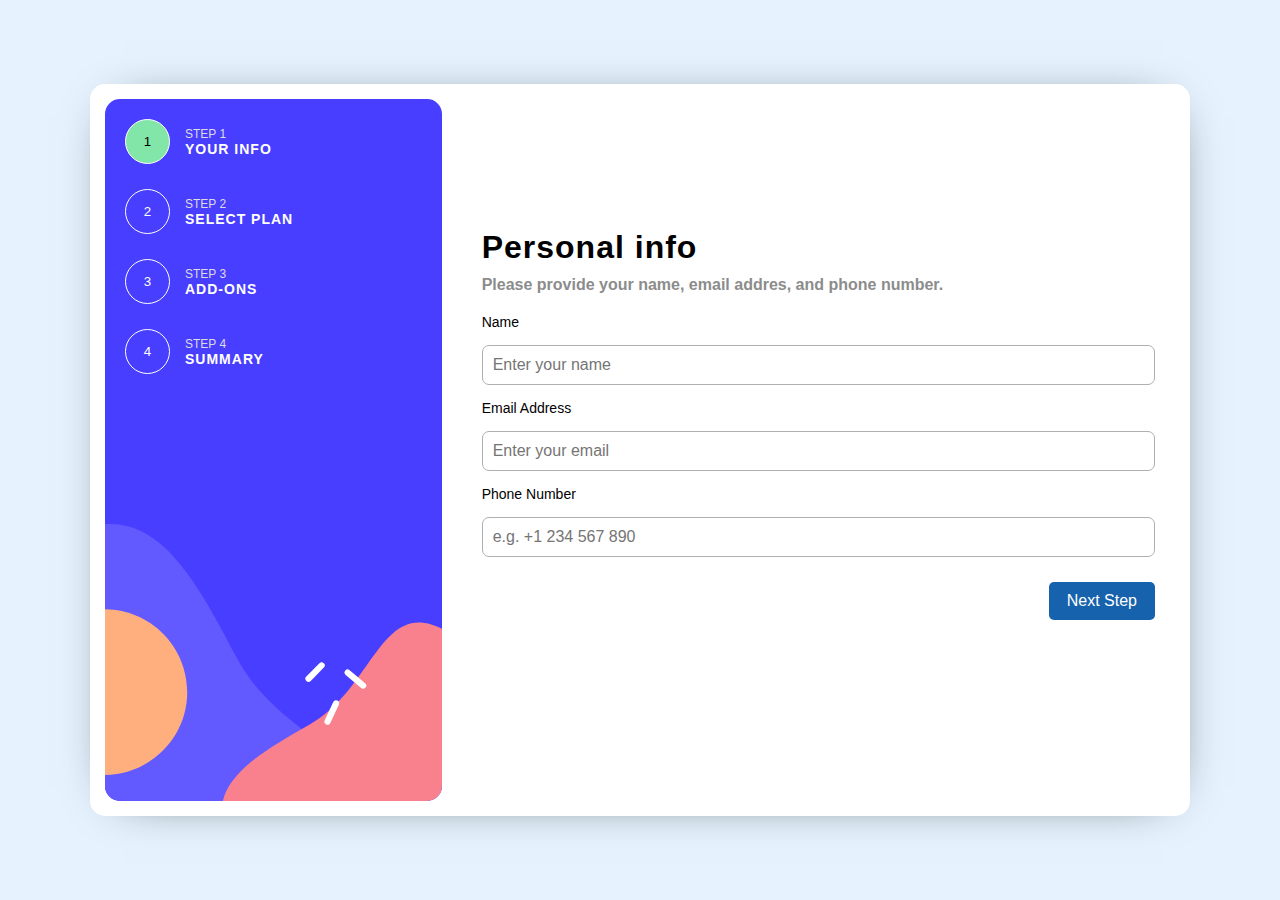
<file: index.html>
<!DOCTYPE html>
<html lang="en">
<head>
    <meta charset="UTF-8">
    <link rel="stylesheet" href="one.css">
    <meta name="viewport" content="width=device-width, initial-scale=1.0">
    <title>Document</title>
</head>
<body>
    <div class="contener">
        <div class="content">
            <div class="content-left">
                <img src="bg-sidebar-desktop.svg" alt="">
                <div class="details">

                    <!-- ONE -->
                        <div class="one">
                        <div class="button">
                        <button id="one">1</button>
                    </div>
                    <div class="text">
                        <p>STEP 1</p>
                        <h3>YOUR INFO</h3>
                    </div>
                </div>
                    <!-- TWO -->
                        <div class="two">
                        <div class="button">
                        <button id="two">2</button>
                    </div>
                    <div class="text">
                        <p>STEP 2</p>
                        <h3>SELECT PLAN</h3>
                    </div>
                </div>
                <!-- THREE -->
                        <div class="three">
                        <div class="button">
                        <button id="three">3</button>
                    </div>
                    <div class="text">
                        <p>STEP 3</p>
                        <h3>ADD-ONS</h3>
                    </div>
                </div>
                <!-- FOR -->
                        <div class="four">
                        <div class="button">
                        <button id="four">4</button>
                    </div>
                    <div class="text">
                        <p>STEP 4</p>
                        <h3>SUMMARY</h3>
                    </div>
                </div>
                </div>
            </div>

            <div class="content-right">
                <h1>Personal info</h1>
                <p>Please provide your name, email addres, and phone number.</p>
                <form>
                    <label for="name">Name</label>
                    <input placeholder="Enter your name" required type="text" name="name" id="name">
                    <label for="email">Email Address</label>
                    <input placeholder="Enter your email" required type="email" name="email" id="email">
                    <label for="number">Phone Number</label>
                    <input placeholder="e.g. +1 234 567 890" required type="tel" name="number" id="number">
                    <button onclick="check()" id="sub" type="button">Next Step</button>
                    <p id="error">This Field is required</p>
                </form>
                
            </div>
        </div>
    </div>

   <script src="one.js"></script> 
</body>
</html>
</file>
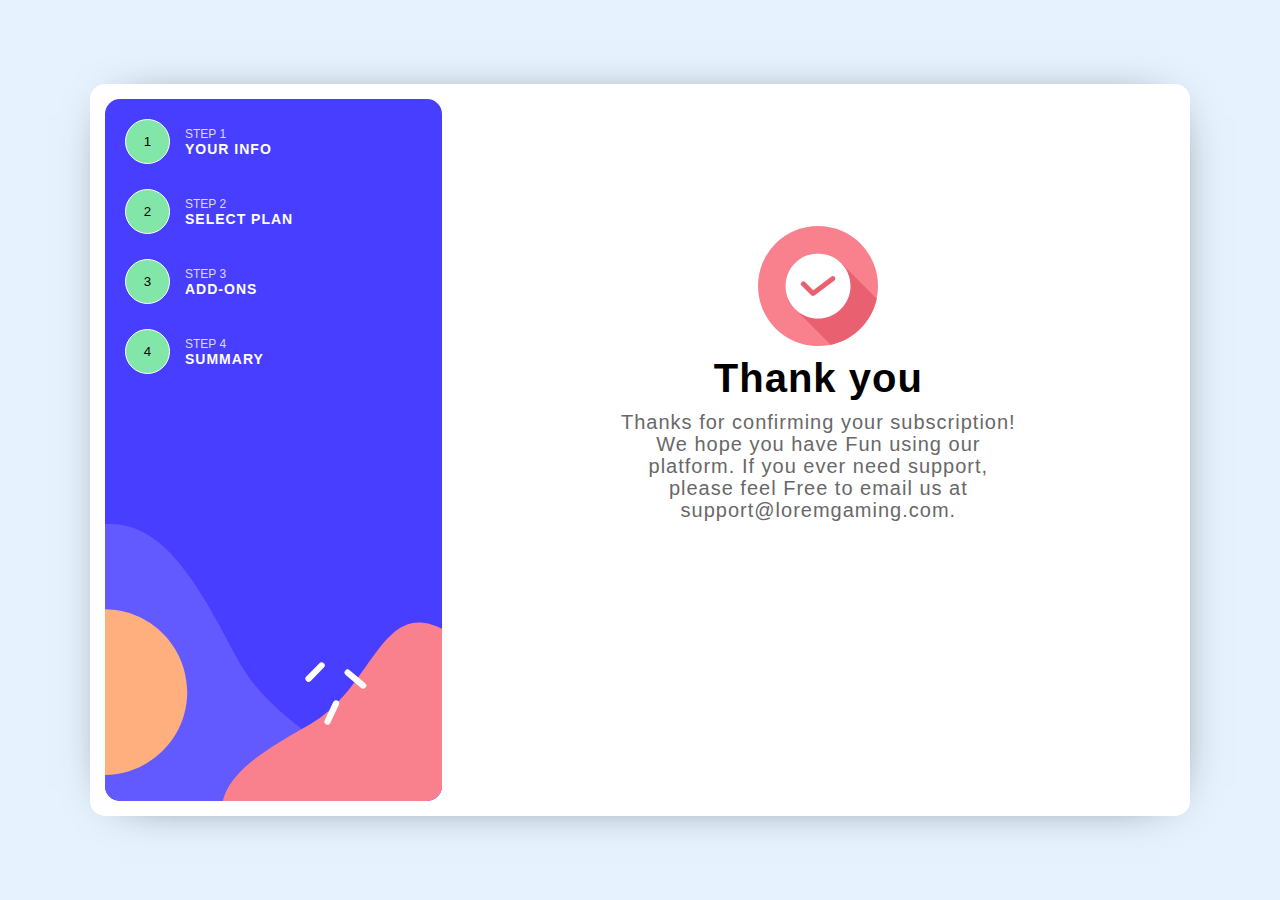
<file: finish.html>
<!doctype html>
<html lang="en">
  <head>
    <meta charset="UTF-8" />
    <link rel="stylesheet" href="finish.css" />
    <meta name="viewport" content="width=device-width, initial-scale=1.0" />
    <title>Document</title>
  </head>
  <body>
    <div class="contener">
      <div class="content">
        <div class="content-left">
          <img src="bg-sidebar-desktop.svg" alt="" />
          <div class="details">
            <!-- ONE -->
            <div class="one">
              <div class="button">
                <button id="one">1</button>
              </div>
              <div class="text">
                <p>STEP 1</p>
                <h3>YOUR INFO</h3>
              </div>
            </div>
            <!-- TWO -->
            <div class="two">
              <div class="button">
                <button id="two">2</button>
              </div>
              <div class="text">
                <p>STEP 2</p>
                <h3>SELECT PLAN</h3>
              </div>
            </div>
            <!-- THREE -->
            <div class="three">
              <div class="button">
                <button id="three">3</button>
              </div>
              <div class="text">
                <p>STEP 3</p>
                <h3>ADD-ONS</h3>
              </div>
            </div>
            <!-- FOR -->
            <div class="four">
              <div class="button">
                <button id="four">4</button>
              </div>
              <div class="text">
                <p>STEP 4</p>
                <h3>SUMMARY</h3>
              </div>
            </div>
          </div>
        </div>
        <div class="content-right">
          <img class="img" src="icon-thank-you.svg" alt="" />
          <h1 id="h1">Thank you</h1>
          <p>
            Thanks for confirming your subscription! We hope you have Fun using
            our platform. If you ever need support, please feel Free to email us
            at support@loremgaming.com.
          </p>
        </div>
      </div>
    </div>
    <script src="finish.js"></script>
  </body>
</html>
</file>
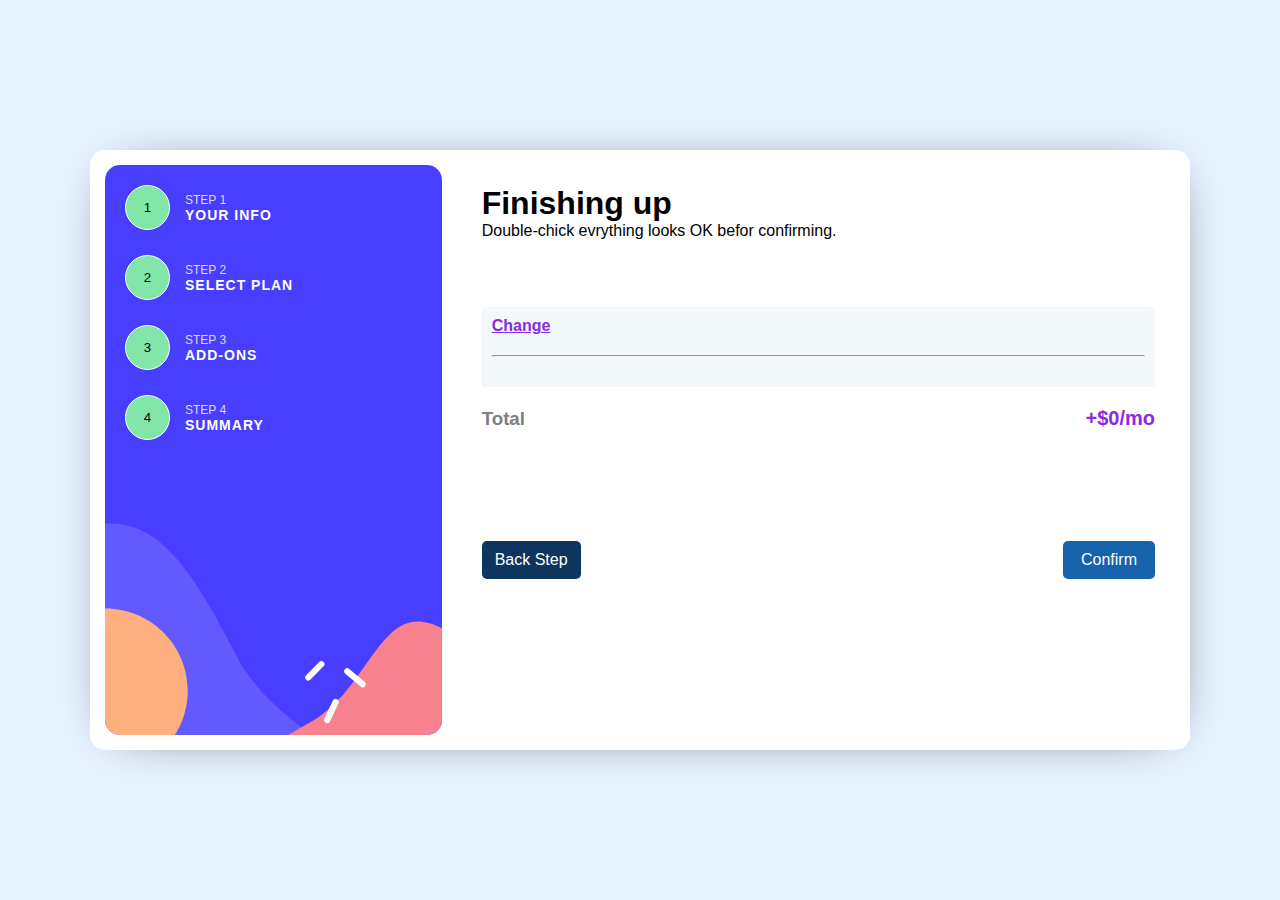
<file: for.html>
<!doctype html>
<html lang="en">
  <head>
    <meta charset="UTF-8" />
    <link rel="stylesheet" href="for.css" />
    <meta name="viewport" content="width=device-width, initial-scale=1.0" />
    <title>Document</title>
  </head>
  <body>
    <div class="contener">
      <div class="content">
        <div class="content-left">
          <img src="bg-sidebar-desktop.svg" alt="" />
          <div class="details">
            <!-- ONE -->
            <div class="one">
              <div class="button">
                <button id="one">1</button>
              </div>
              <div class="text">
                <p>STEP 1</p>
                <h3>YOUR INFO</h3>
              </div>
            </div>
            <!-- TWO -->
            <div class="two">
              <div class="button">
                <button id="two">2</button>
              </div>
              <div class="text">
                <p>STEP 2</p>
                <h3>SELECT PLAN</h3>
              </div>
            </div>
            <!-- THREE -->
            <div class="three">
              <div class="button">
                <button id="three">3</button>
              </div>
              <div class="text">
                <p>STEP 3</p>
                <h3>ADD-ONS</h3>
              </div>
            </div>
            <!-- FOR -->
            <div class="four">
              <div class="button">
                <button id="four">4</button>
              </div>
              <div class="text">
                <p>STEP 4</p>
                <h3>SUMMARY</h3>
              </div>
            </div>
          </div>
        </div>
        <div class="content-right">
          <div class="text">
            <h1>Finishing up</h1>
            <p>Double-chick evrything looks OK befor confirming.</p>
          </div>
          <div class="details">
            <div class="plans">
              <div class="plan">
                <h2 id="plan">plan</h2>
                <a href="two.html">Change</a>
              </div>

              <div class="price-plan"><p id="price">price</p></div>
            </div>

            <hr />
            <div id="addd" class="add">
              <!-- cod js -->
            </div>
          </div>
          <div class="total">
            <h3>Total</h3>
            <p id="total">not</p>
          </div>
          <div class="back">
            <a href="#">
              <button id="sub" type="button">
                Confirm
              </button></a>
            <a href="three.html">
              <button class="back-button" type="button">Back Step
            </button></a>
          </div>
        </div>
        <div id="masseage" class="masseage">
          <h1>Do you want to confirm?</h1>
          <div class="button">
            <a href="finish.html"><button id="button-yas">Yas</button></a>
            <button onclick="noo()" id="button-no">No</button>
          </div>
        </div>
      </div>
    </div>
    <script src="for.js"></script>
  </body>
</html>
</file>
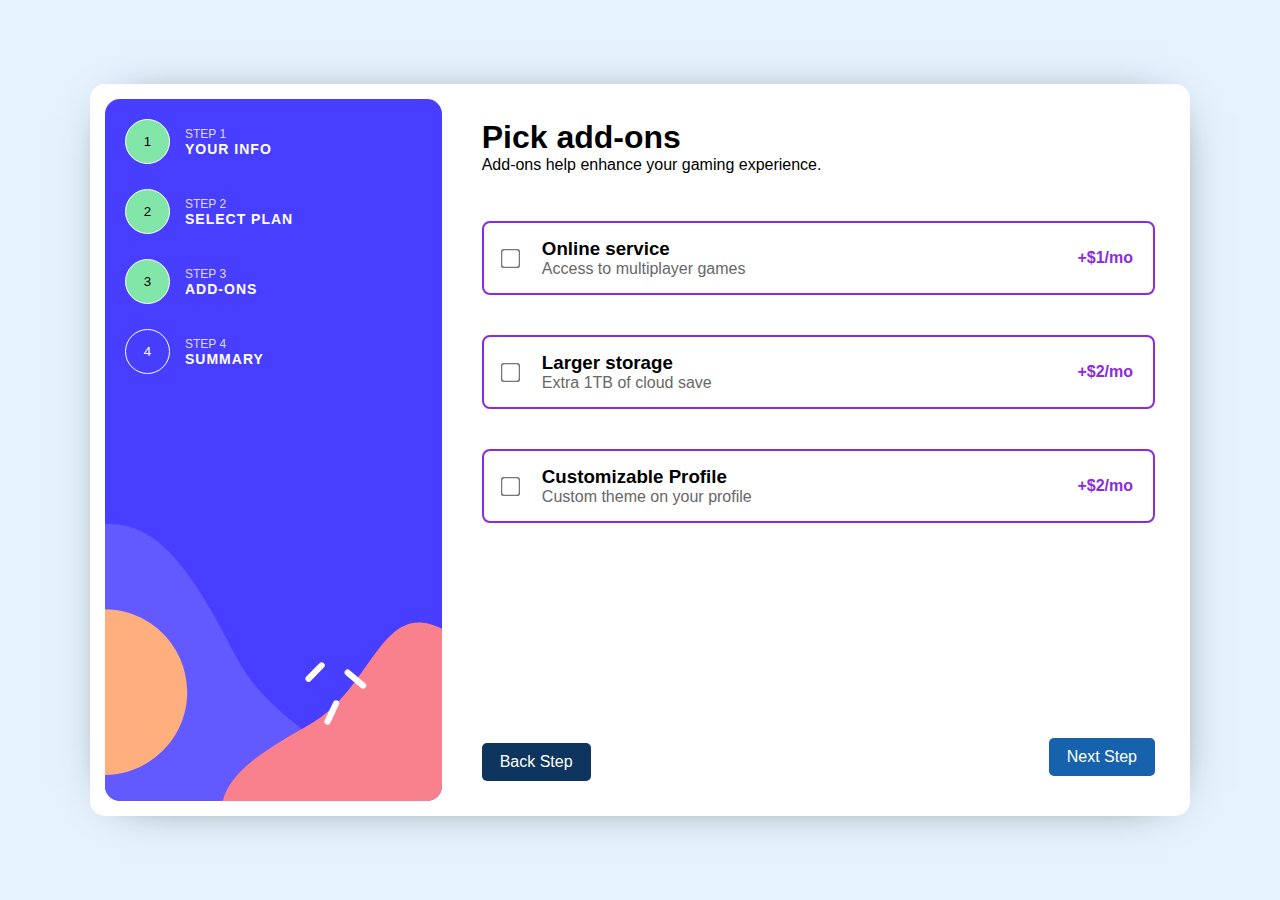
<file: three.html>
<!doctype html>
<html lang="en">
  <head>
    <meta charset="UTF-8" />
    <link rel="stylesheet" href="three.css" />
    <meta name="viewport" content="width=device-width, initial-scale=1.0" />
    <title>Document</title>
  </head>
  <body>
    <div class="contener">
      <div class="content">
        <div class="content-left">
          <img src="bg-sidebar-desktop.svg" alt="" />
          <div class="details">
            <!-- ONE -->
            <div class="one">
              <div class="button">
                <button id="one">1</button>
              </div>
              <div class="text">
                <p>STEP 1</p>
                <h3>YOUR INFO</h3>
              </div>
            </div>
            <!-- TWO -->
            <div class="two">
              <div class="button">
                <button id="two">2</button>
              </div>
              <div class="text">
                <p>STEP 2</p>
                <h3>SELECT PLAN</h3>
              </div>
            </div>
            <!-- THREE -->
            <div class="three">
              <div class="button">
                <button id="three">3</button>
              </div>
              <div class="text">
                <p>STEP 3</p>
                <h3>ADD-ONS</h3>
              </div>
            </div>
            <!-- FOR -->
            <div class="four">
              <div class="button">
                <button id="four">4</button>
              </div>
              <div class="text">
                <p>STEP 4</p>
                <h3>SUMMARY</h3>
              </div>
            </div>
          </div>
        </div>
        <div class="content-right">
          <h1>Pick add-ons</h1>
          <p>Add-ons help enhance your gaming experience.</p>
          <div class="cards">
            <div id="card1" class="card-one card">
              <input class="box" type="checkbox" name="" id="box1" />
              <div class="text">
                <h3>Online service</h3>
                <p>Access to multiplayer games</p>
              </div>
              <p class="dolar">+$1/mo</p>
            </div>

            <div id="card2" class="card-two card">
              <input class="box" type="checkbox" name="" id="box2" />
              <div class="text">
                <h3>Larger storage</h3>
                <p>Extra 1TB of cloud save</p>
              </div>
              <p class="dolar">+$2/mo</p>
            </div>

            <div id="card3" class="card-three card">
              <input class="box" type="checkbox" name="" id="box3" />
              <div class="text">
                <h3>Customizable Profile</h3>
                <p>Custom theme on your profile</p>
              </div>
              <div class="dolar"><p>+$2/mo</p></div>
            </div>
          </div>
            <div class="back">
                <a href="for.html"><button  onclick="check()" id="sub" type="button">Next Step</button></a>
                <a href="two.html"><button class="back-button" type="button">Back Step</button></a>
            </div>
        </div>
        <script src="three.js"></script>
      </div>
    </div>
  </body>
</html>
</file>
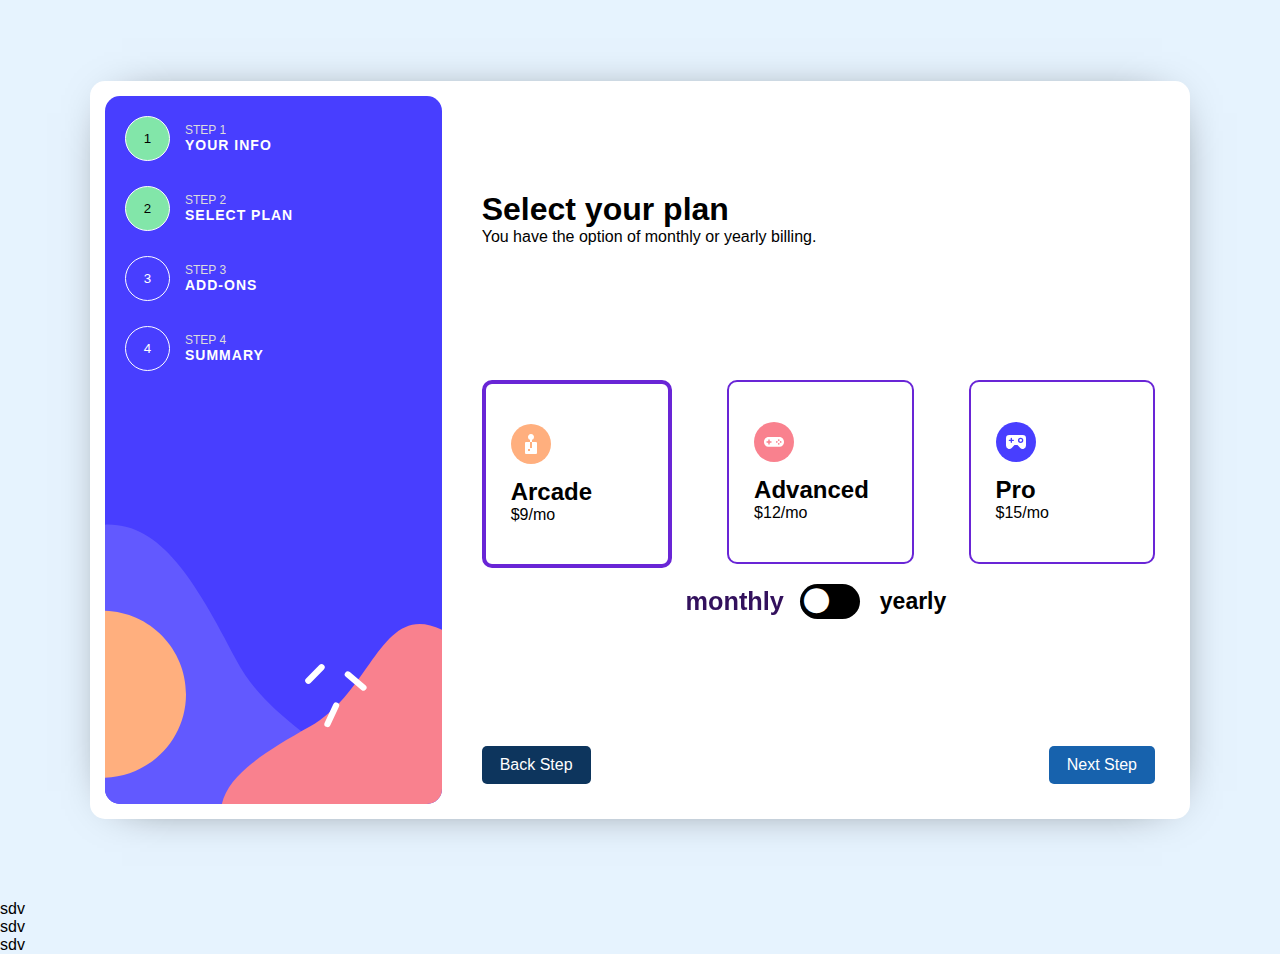
<file: two.html>
<!doctype html>
<html lang="en">
  <head>
    <meta charset="UTF-8" />
    <link rel="stylesheet" href="two.css" />
    <meta name="viewport" content="width=device-width, initial-scale=1.0" />
    <link
      rel="stylesheet"
      href="https://cdnjs.cloudflare.com/ajax/libs/font-awesome/6.4.2/css/all.min.css"
    />
    <title>Document</title>
  </head>
  <body>
    <div class="contener">
      <div class="content">
        <div class="content-left">
          <img src="bg-sidebar-desktop.svg" alt="" />
          <div class="details">
            <!-- ONE -->
            <div class="one">
              <div class="button">
                <button id="one">1</button>
              </div>
              <div class="text">
                <p>STEP 1</p>
                <h3>YOUR INFO</h3>
              </div>
            </div>
            <!-- TWO -->
            <div class="two">
              <div class="button">
                <button id="two">2</button>
              </div>
              <div class="text">
                <p>STEP 2</p>
                <h3>SELECT PLAN</h3>
              </div>
            </div>
            <!-- THREE -->
            <div class="three">
              <div class="button">
                <button id="three">3</button>
              </div>
              <div class="text">
                <p>STEP 3</p>
                <h3>ADD-ONS</h3>
              </div>
            </div>
            <!-- FOR -->
            <div class="four">
              <div class="button">
                <button id="four">4</button>
              </div>
              <div class="text">
                <p>STEP 4</p>
                <h3>SUMMARY</h3>
              </div>
            </div>
          </div>
        </div>

        <div class="content-right">
          <h1>Select your plan</h1>
          <p>You have the option of monthly or yearly billing.</p>
          <div class="cards">
            <div class="one-cards card activ">
              <div class="top"><img src="icon-arcade.svg" alt="" /></div>
              <div class="bottom">
                <h2>Arcade</h2>
                <p id="dolar1">$9/mo</p>
              </div>
            </div>
            <div class="two-cards card">
              <div class="top"><img src="icon-advanced.svg" alt="" /></div>
              <div class="bottom">
                <h2>Advanced</h2>
                <p id="dolar2">$12/mo</p>
              </div>
            </div>
            <div class="three-cards card">
              <div class="top"><img src="icon-pro.svg" alt="" /></div>
              <div class="bottom">
                <h2>Pro</h2>
                <p id="dolar3">$15/mo</p>
              </div>
            </div>
          </div>
          <div onclick="show()" class="icons">
            <h3 id="h3">monthly</h3>
            <button onclick="monthly()" class="button-month">
              <div class="x">
                <i id="month" class="fa-solid fa-circle"></i>
                <i id="year" class="fa-solid fa-circle"></i>
              </div>
            </button>
            <h3 id="h">yearly</h3>
          </div>
          <div class="back">
            <a href="three.html"
              ><button onclick="check()" id="sub" type="button">
                Next Step
              </button></a
            >
            <a href="index.html"
              ><button id="back" class="back-button" type="button">
                Back Step
              </button></a
            >
          </div>
        </div>
      </div>
    </div>
    <div>
      <p id="displayName">sdv</p>
      <p id="displayEmail">sdv</p>
      <p id="displayNumber">sdv</p>
    </div>

    <script src="two.js"></script>
  </body>
</html>
</file>
<file: one.css>
*{
    margin: 0;
    padding: 0;
    box-sizing: border-box;
    font-family: 'Gill Sans', 'Gill Sans MT', Calibri, 'Trebuchet MS', sans-serif;
}

body{
    background-color: rgb(230, 243, 254);
    min-height: 100vh;
}

/* container */
.contener{ 
    display: flex;
    justify-content: center;
    align-items: center;
    padding: 50px;
    min-height: 100vh;
}

/* main card */
.content{
    background-color: white;
    width: 100%;
    max-width: 1100px;
    border-radius: 15px;
    box-shadow: 2px 2px 50px -30px black;
    display: flex;
    gap: 20px;
    padding: 15px;
}

/* left side */
.content-left{
    flex: 1;
    position: relative;
}

.content-left img{
    width: 100%;
    height: 100%;
    border-radius: 15px;
    object-fit: cover;
}

/* steps */
.details{
    position: absolute;
    top: 0;
    left: 0;
    padding: 20px;
    display: flex;
    flex-direction: column;
    gap: 25px;
    color: white;
}

.details .one,
.details .two,
.details .three,
.details .four{
    display: flex;
    align-items: center;
    gap: 15px;
}

.details button{
    width: 45px;
    height: 45px;
    border-radius: 50%;
    background: transparent;
    border: 1px solid white;
    color: white;
    cursor: pointer;
    transition: 0.2s;
}

.details button:hover{
    background-color: rgb(130, 230, 169);
    color: black;
}
#one{
    background-color: rgb(130, 230, 169);
    color: black;
}
.details h3{
    font-size: 14px;
    letter-spacing: 1px;
}

.details p{
    font-size: 12px;
    color: rgb(220, 220, 220);
}

/* right side */
.content-right{
    flex: 2;
    padding: 20px;
    display: flex;
    flex-direction: column;
    justify-content: center;
}

.content-right h1{
    letter-spacing: 1px;
    margin-bottom: 10px;
}

.content-right p{
    color: rgb(140, 140, 140);
    font-weight: 600;
    margin-bottom: 20px;
}

/* form */
form{
    display: flex;
    flex-direction: column;
    gap: 15px;
}

label{
    font-size: 14px;
}

input{
    padding: 10px;
    font-size: 16px;
    border-radius: 7px;
    border: 1px solid rgb(175, 175, 175);
    outline: none;
    transition: 0.3s;
}

input:focus{
    border-color: rgb(105, 37, 214);
}

/* button */
form button{
    align-self: flex-end;
    padding: 10px 18px;
    font-size: 16px;
    border-radius: 5px;
    border: none;
    background-color: rgb(23, 98, 173);
    color: white;
    cursor: pointer;
    margin-top: 10px;
}

/* error */
#error{
    color: red;
    font-size: 14px;
    opacity: 0;
    cursor: default;
    transform: translateY(-400%);
}
@media (max-width:700px) {
    .content{
        display: flex;
        flex-direction: column;
        height: fit-content;
        
    }
    img{
        content: url("bg-sidebar-mobile.svg");
        position: relative;
        
    }
    .details{
        display: flex;
        flex-direction: row;
        gap: 20px;
        padding: 0;
        text-align: center;
        flex-wrap: wrap;
        width: 100%;
        justify-content: center;
        height: 100%;
    }
    .details .text{
        display: none;
    }
    .content-left{
        display: flex;
        align-items: center;
        justify-content: center;
    }
    #error{
        position: relative;
        bottom: 13%;
    }
}
</file>
<file: finish.css>
* {
  margin: 0;
  padding: 0;
  box-sizing: border-box;
  font-family: "Gill Sans", "Gill Sans MT", Calibri, "Trebuchet MS", sans-serif;
}

body {
  background-color: rgb(230, 243, 254);
  min-height: 100vh;
}

/* container */
.contener {
  display: flex;
  justify-content: center;
  align-items: center;
  padding: 50px;
  min-height: 100vh;
}

/* main card */
.content {
  background-color: white;
  width: 100%;
  max-width: 1100px;
  border-radius: 15px;
  box-shadow: 2px 2px 50px -30px black;
  display: flex;
  gap: 20px;
  padding: 15px;
}

/* left side */
.content-left {
  flex: 1;
  position: relative;
}

.content-left img {
  width: 100%;
  height: 100%;
  border-radius: 15px;
  object-fit: cover;
}

/* steps */
.details {
  position: absolute;
  top: 0;
  left: 0;
  padding: 20px;
  display: flex;
  flex-direction: column;
  gap: 25px;
  color: white;
}

.details .one,
.details .two,
.details .three,
.details .four {
  display: flex;
  align-items: center;
  gap: 15px;
}

.details button {
  width: 45px;
  height: 45px;
  border-radius: 50%;
  background: transparent;
  border: 1px solid white;
  color: white;
  cursor: pointer;
  transition: 0.2s;
}

.details button:hover {
  background-color: rgb(130, 230, 169);
  color: black;
}
#one,
#two,
#three,
#four {
  background-color: rgb(130, 230, 169);
  color: black;
}
.details h3 {
  font-size: 14px;
  letter-spacing: 1px;
}

.content-left .details p {
  font-size: 12px;
  color: rgb(220, 220, 220);
}
.content-right {
  flex: 2;
  padding: 20px;
  display: flex;
  flex-direction: column;
}
.content-right {
  display: flex;
  flex-direction: column;
  text-align: center;
  margin-top: 10%;
}
.content-right img {
  width: 120px;
  text-align: center;
  align-self: center;
  padding-bottom: 10px;
}
.content-right p {
  width: 60%;
  color: rgb(104, 104, 104);
  letter-spacing: 1px;
  line-height: 22px;
  align-self: center;
  padding-top: 10px;
  font-size: 20px;
}
.content-right h1 {
  font-size: 40px;
  letter-spacing: 1px;
}
@media (max-width: 700px) {
  .content {
    display: flex;
    flex-direction: column;
    height: fit-content;
  }

  .content-left img {
    content: url("bg-sidebar-mobile.svg");
  }

  .content-left .details {
    display: flex;
    flex-direction: row;
    gap: 20px;
    padding: 0;
    text-align: center;
    flex-wrap: wrap;
    width: 100%;
    justify-content: center;
    height: 100%;
  }

  .details .text {
    display: none;
  }

  .content-left {
    display: flex;
    align-items: center;
    justify-content: center;
  }
  .content-right p {
    width: 100%;
  }
}
</file>
<file: for.css>
* {
  margin: 0;
  padding: 0;
  box-sizing: border-box;
  font-family: "Gill Sans", "Gill Sans MT", Calibri, "Trebuchet MS", sans-serif;
}

body {
  background-color: rgb(230, 243, 254);
  min-height: 100vh;
}

/* container */
.contener {
  display: flex;
  justify-content: center;
  align-items: center;
  padding: 50px;
  min-height: 100vh;
}

/* main card */
.content {
  background-color: white;
  width: 100%;
  max-width: 1100px;
  border-radius: 15px;
  box-shadow: 2px 2px 50px -30px black;
  display: flex;
  gap: 20px;
  height: 600px;
  padding: 15px;
}

/* left side */
.content-left {
  flex: 1;
  position: relative;
}

.content-left img {
  width: 100%;
  height: 100%;
  border-radius: 15px;
  object-fit: cover;
}

/* steps */
.content-left .details {
  position: absolute;
  top: 0;
  left: 0;
  padding: 20px;
  display: flex;
  flex-direction: column;
  gap: 25px;
  color: white;
}

.content-left .details .one,
.content-left .details .two,
.content-left .details .three,
.content-left .details .four {
  display: flex;
  align-items: center;
  gap: 15px;
}

.content-left .details button {
  width: 45px;
  height: 45px;
  border-radius: 50%;
  background: transparent;
  border: 1px solid white;
  color: white;
  cursor: pointer;
  transition: 0.2s;
}
.plan a {
  padding-top: 5px;
  color: blueviolet;
  font-weight: 600;
}
.content-left .details button:hover {
  background-color: rgb(130, 230, 169);
  color: black;
}
#four,
#three,
#two,
#one {
  background-color: rgb(130, 230, 169);
  color: black;
}
.content-left .details h3 {
  font-size: 14px;
  letter-spacing: 1px;
}

.content-left .details p {
  font-size: 12px;
  color: rgb(220, 220, 220);
}
/* right side */
.content-right {
  flex: 2;
  padding: 20px;
  display: flex;
  height: fit-content;
  flex-direction: column;
  justify-content: center;
  margin-bottom: 30%;
}
.plans {
  display: flex;
  justify-content: space-between;
  padding-bottom: 20px;
  align-items: center;
}
.price-plan p {
  font-weight: 600;
  font-size: 18px;
  color: black;
}
.add {
  display: flex;
  justify-content: space-between;
  padding-top: 20px;
  color: black;
  align-items: center;
  gap: 15px;
}
.content-right .text {
  margin-bottom: 10%;
}
.masseage {
  position: fixed;
  background-color: rgba(177, 177, 177, 0.866);
  display: flex;
  flex-direction: column;
  padding: 15px;
  text-align: center;
  border-radius: 15px;
  transform: translate(-50%, -50%);
  left: 50%;
  top: 50%;
  display: none;

}
.masseage .button {
  display: flex;
  justify-content: space-around;
  padding: 10px;
}
.content .masseage h1 {
  padding-bottom: 10px;
}
.content .button #button-yas,#button-no {
  padding: 10px;
  padding: 10px 25px;
  font-size: 16px;
  border-radius: 5px;
  border: none;
  background-color: rgb(23, 98, 173);
  color: white;
  cursor: pointer;
}
.content-right .details {
  background-color: rgba(58, 145, 188, 0.062);
  padding: 10px;
}
.contentHTML {
  display: flex;
  width: 100%;
  justify-content: space-between;
}
.adds p {
  color: rgb(65, 65, 65);
  font-size: 19px;
}
.price-adds p {
  color: black;
  font-weight: 600;
  font-size: 15px;
}
.total {
  display: flex;
  justify-content: space-between;
  padding-top: 20px;
  align-items: center;
}
.total h3 {
  color: rgb(126, 126, 126);
}
.total p {
  color: blueviolet;
  font-weight: 600;
  font-size: 20px;
}
#sub {
  align-self: flex-end;
  padding: 10px 18px;
  font-size: 16px;
  border-radius: 5px;
  border: none;
  background-color: rgb(23, 98, 173);
  color: white;
  cursor: pointer;
  margin-top: 10px;
}
.back {
  display: flex;
  flex-direction: row-reverse;
  align-items: center;
  justify-content: space-between;
  align-items: end;
  margin-top: 15%;
  flex-wrap: wrap;
}
.back-button {
  padding: 10px 13px;
  font-size: 16px;
  border-radius: 5px;
  border: none;
  background-color: rgb(13, 53, 93);
  color: white;
  cursor: pointer;
  margin-top: 10px;
  text-wrap: nowrap;
}
@media (max-width: 700px) {
  .content {
    display: flex;
    flex-direction: column;
    height: fit-content;
  }

  .content-left img {
    content: url("bg-sidebar-mobile.svg");
  }

  .content-left .details {
    display: flex;
    flex-direction: row;
    gap: 20px;
    padding: 0;
    text-align: center;
    flex-wrap: wrap;
    width: 100%;
    justify-content: center;
    height: 100%;
  }

  .details .text {
    display: none;
  }

  .content-left {
    display: flex;
    align-items: center;
    justify-content: center;
  }
  
}
</file>
<file: three.css>
*{
    margin: 0;
    padding: 0;
    box-sizing: border-box;
    font-family: 'Gill Sans', 'Gill Sans MT', Calibri, 'Trebuchet MS', sans-serif;
}

body{
    background-color: rgb(230, 243, 254);
    min-height: 100vh;
}

/* container */
.contener{ 
    display: flex;
    justify-content: center;
    align-items: center;
    padding: 50px;
    min-height: 100vh;
}

/* main card */
.content{
    background-color: white;
    width: 100%;
    max-width: 1100px;
    border-radius: 15px;
    box-shadow: 2px 2px 50px -30px black;
    display: flex;
    gap: 20px;
    padding: 15px;
}

/* left side */
.content-left{
    flex: 1;
    position: relative;
}

.content-left img{
    width: 100%;
    height: 100%;
    border-radius: 15px;
    object-fit: cover;
}

/* steps */
.details{
    position: absolute;
    top: 0;
    left: 0;
    padding: 20px;
    display: flex;
    flex-direction: column;
    gap: 25px;
    color: white;
}

.details .one,
.details .two,
.details .three,
.details .four{
    display: flex;
    align-items: center;
    gap: 15px;
}

.details button{
    width: 45px;
    height: 45px;
    border-radius: 50%;
    background: transparent;
    border: 1px solid white;
    color: white;
    cursor: pointer;
    transition: 0.2s;
}

.details button:hover{
    background-color: rgb(130, 230, 169);
    color: black;
}
#one,#two{
    background-color: rgb(130, 230, 169);
    color: black;
}
.details h3{
    font-size: 14px;
    letter-spacing: 1px;
}

.content-left .details p{
    font-size: 12px;
    color: rgb(220, 220, 220);
}
.content-right{
    flex: 2;
    padding: 20px;
    display: flex;
    flex-direction: column;
}
.cards{
    display: flex;
    flex-direction: column;
    gap: 40px;
    margin-top: 7%;
    flex: 1;
}
.card{
    display: flex;
    align-items: center;
    border: 2px solid blueviolet;
    padding: 15px 20px;
    border-radius: 8px;
    transition: 0.1s; 
}
.box{
    margin-right: 4%;
    transform: scale(1.5);
    cursor: pointer;
    flex-wrap: wrap;
}
#sub{
    align-self: flex-end;
    padding: 10px 18px;
    font-size: 16px;
    border-radius: 5px;
    border: none;
    background-color: rgb(23, 98, 173);
    color: white;
    cursor: pointer;
}
.dolar{
    display: flex;
    justify-content: end;
    width: 100%;
    color: blueviolet;
    font-weight: 600;
}
.text p{
    text-wrap: nowrap;
    color: rgb(103, 103, 103);
}
.back{
    display: flex;
    flex-direction: row-reverse;
    align-items: center;
    justify-content: space-between;
    padding-top: 20px;
}
.back-button{
    padding: 10px 18px;
    font-size: 16px;
    border-radius: 5px;
    border: none;
    background-color: rgb(13, 53, 93);
    color: white;
    cursor: pointer;
    margin-top: 10%;
}
#one,#two,#three{
    background-color: rgb(130, 230, 169);
    color: black;
}
@media (max-width:700px) {
    .content{
        display: flex;
        flex-direction: column;
        height: fit-content;
        width: fit-content;
    }

    .content-left img{
        content: url("bg-sidebar-mobile.svg");
    }

    .details{
        display: flex;
        flex-direction: row;
        gap: 20px;
        padding: 0;
        text-align: center;
        flex-wrap: wrap;
        width: 100%;
        justify-content: center;
        height: 100%;
    }

    .details .text{
        display: none;
    }

    .content-left{
        display: flex;
        align-items: center;
        justify-content: center;
    }
}
</file>
<file: two.css>
*{
    margin: 0;
    padding: 0;
    box-sizing: border-box;
    font-family: 'Gill Sans', 'Gill Sans MT', Calibri, 'Trebuchet MS', sans-serif;
}

body{
    background-color: rgb(230, 243, 254);
    min-height: 100vh;
}

/* container */
.contener{ 
    display: flex;
    justify-content: center;
    align-items: center;
    padding: 50px;
    min-height: 100vh;
}

/* main card */
.content{
    background-color: white;
    width: 100%;
    max-width: 1100px;
    border-radius: 15px;
    box-shadow: 2px 2px 50px -30px black;
    display: flex;
    gap: 20px;
    padding: 15px;
}

/* left side */
.content-left{
    flex: 1;
    position: relative;
}

.content-left img{
    width: 100%;
    height: 100%;
    border-radius: 15px;
    object-fit: cover;
}

/* steps */
.details{
    position: absolute;
    top: 0;
    left: 0;
    padding: 20px;
    display: flex;
    flex-direction: column;
    gap: 25px;
    color: white;
}

.details .one,
.details .two,
.details .three,
.details .four{
    display: flex;
    align-items: center;
    gap: 15px;
}

.details button{
    width: 45px;
    height: 45px;
    border-radius: 50%;
    background: transparent;
    border: 1px solid white;
    color: white;
    cursor: pointer;
    transition: 0.2s;
}

.details button:hover{
    background-color: rgb(130, 230, 169);
    color: black;
}
#one,#two{
    background-color: rgb(130, 230, 169);
    color: black;
}
.details h3{
    font-size: 14px;
    letter-spacing: 1px;
}

.details p{
    font-size: 12px;
    color: rgb(220, 220, 220);
}
/* right side */
.content-right{
    flex: 2;
    padding: 20px;
    display: flex;
    flex-direction: column;
    margin-top: 7%;
}

/* CARDS */

.cards{
    display: flex;
    gap: 55px;
    height: fit-content;
    justify-content: center;
    height: 100%;
    margin-top: 20%;
    flex-wrap: wrap;
}
.card{
    display: flex;
    flex-direction: column;
    border: solid 2px rgb(105, 37, 214);
    padding: 40px 25px;
    height: fit-content;
    border-radius: 10px;
    flex: 1;
    cursor: pointer;
    gap: 10px;
    transition: 0.03s;
}
.card:hover{
    transform: scale(1.01);
}
.activ{
    border: solid 4px rgb(105, 37, 214);
}
i{
    font-size: 25px;
    color: white;
    cursor: pointer;
    padding: 5px;
}
.icons{
    display: flex;
    align-items: center;
    justify-content: center;
    margin-bottom: 15%;
}
#month, #year{
    font-size: 25px;
    color: white;
    transition: 0.3s;
}
#year{
    opacity: 1;
    position: absolute;
}
#year{
    opacity: 0;
    position: absolute;
}

.button-month{
    position: relative;
    width: 60px;
    height: 35px;
    background-color: black;
    border-radius: 20px;
    border: none;
    cursor: pointer;
}
i{
    position: relative;
    right: 1%;
}
.x{
    display: flex;
}
.icons h3{
    padding: 20px;
    font-size: 23px;
    transition: 0.3s;
}
#sub{
    align-self: flex-end;
    padding: 10px 18px;
    font-size: 16px;
    border-radius: 5px;
    border: none;
    background-color: rgb(23, 98, 173);
    color: white;
    cursor: pointer;
    margin-top: 10px;
}
.back{
    display: flex;
    flex-direction: row-reverse;
    align-items: center;
    justify-content: space-between;
}
.back-button{
    padding: 10px 18px;
    font-size: 16px;
    border-radius: 5px;
    border: none;
    background-color: rgb(13, 53, 93);
    color: white;
    cursor: pointer;
    margin-top: 10px;
}


@media (max-width:700px) {
    .content{
        display: flex;
        flex-direction: column;
        height: fit-content;
    }

    .content-left img{
        content: url("bg-sidebar-mobile.svg");
    }

    .details{
        display: flex;
        flex-direction: row;
        gap: 20px;
        padding: 0;
        text-align: center;
        flex-wrap: wrap;
        width: 100%;
        justify-content: center;
        height: 100%;
    }

    .details .text{
        display: none;
    }

    .content-left{
        display: flex;
        align-items: center;
        justify-content: center;
    }
}
</file>
